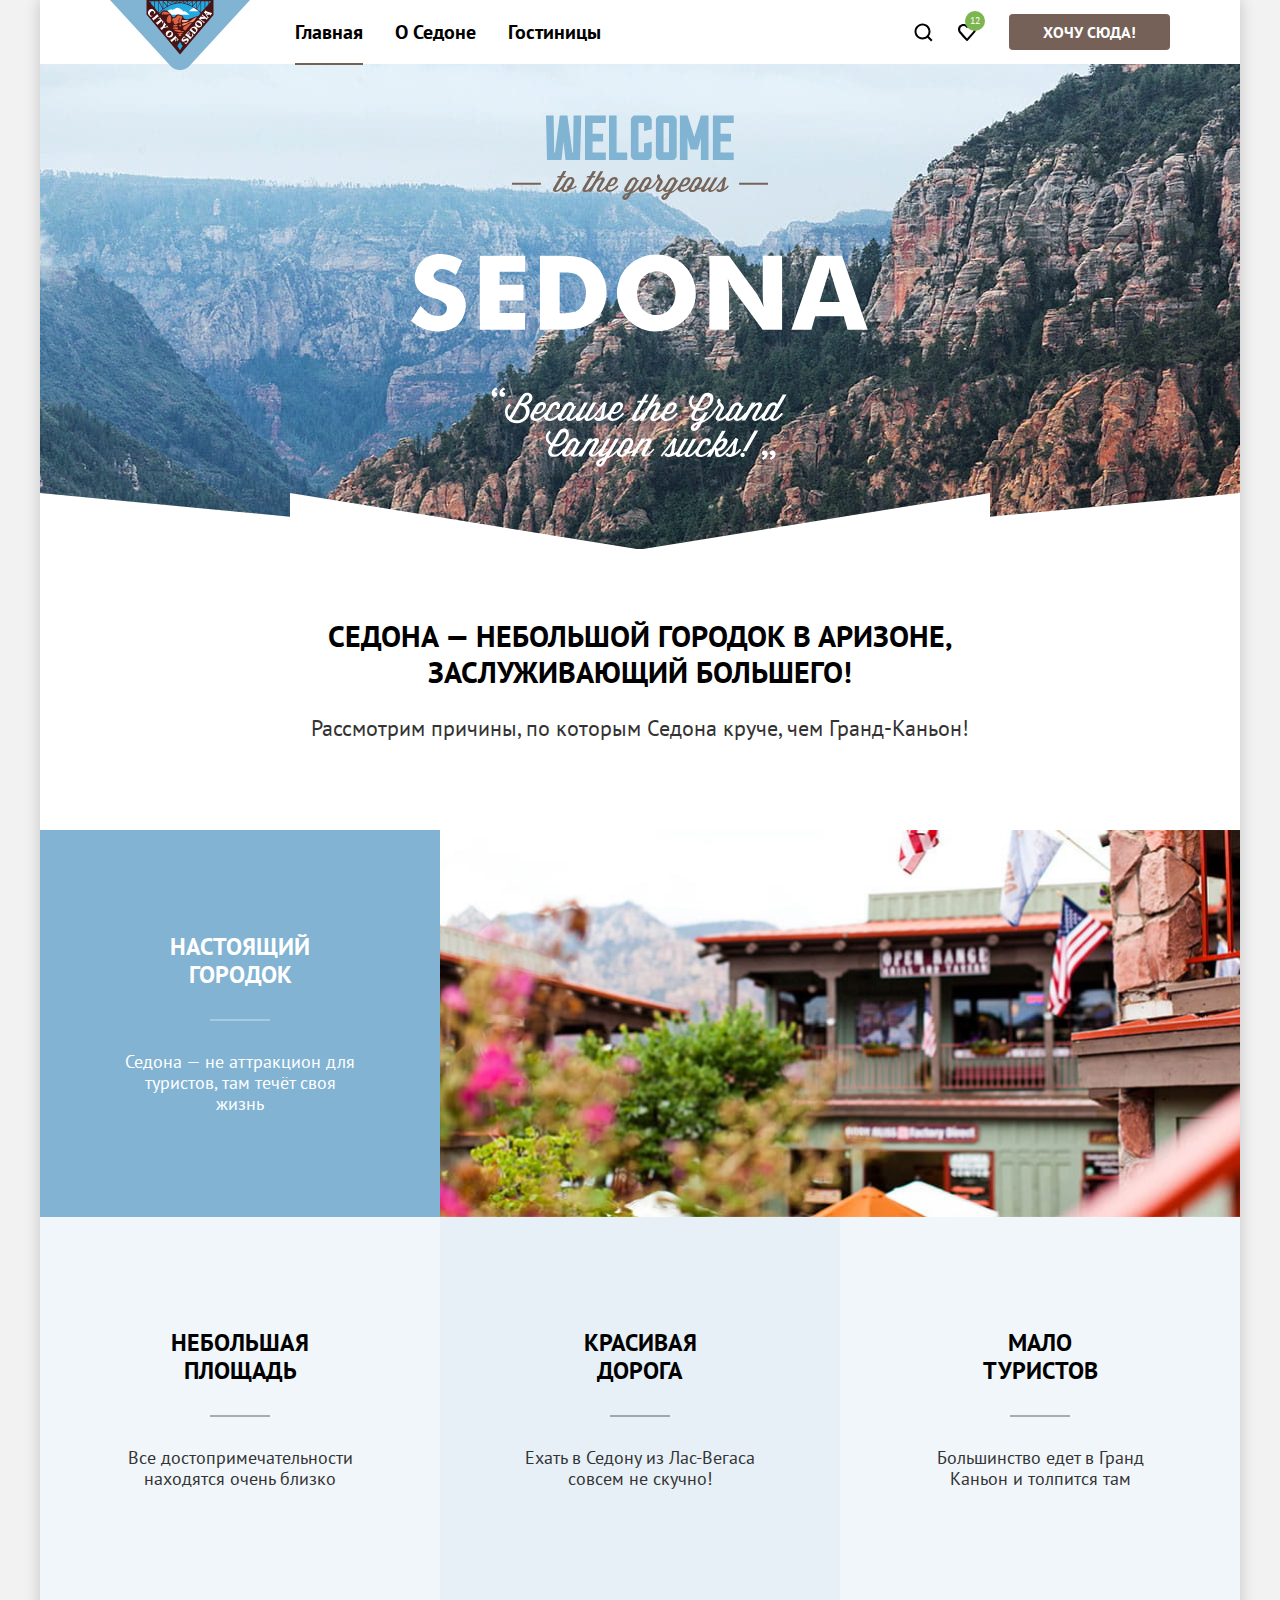
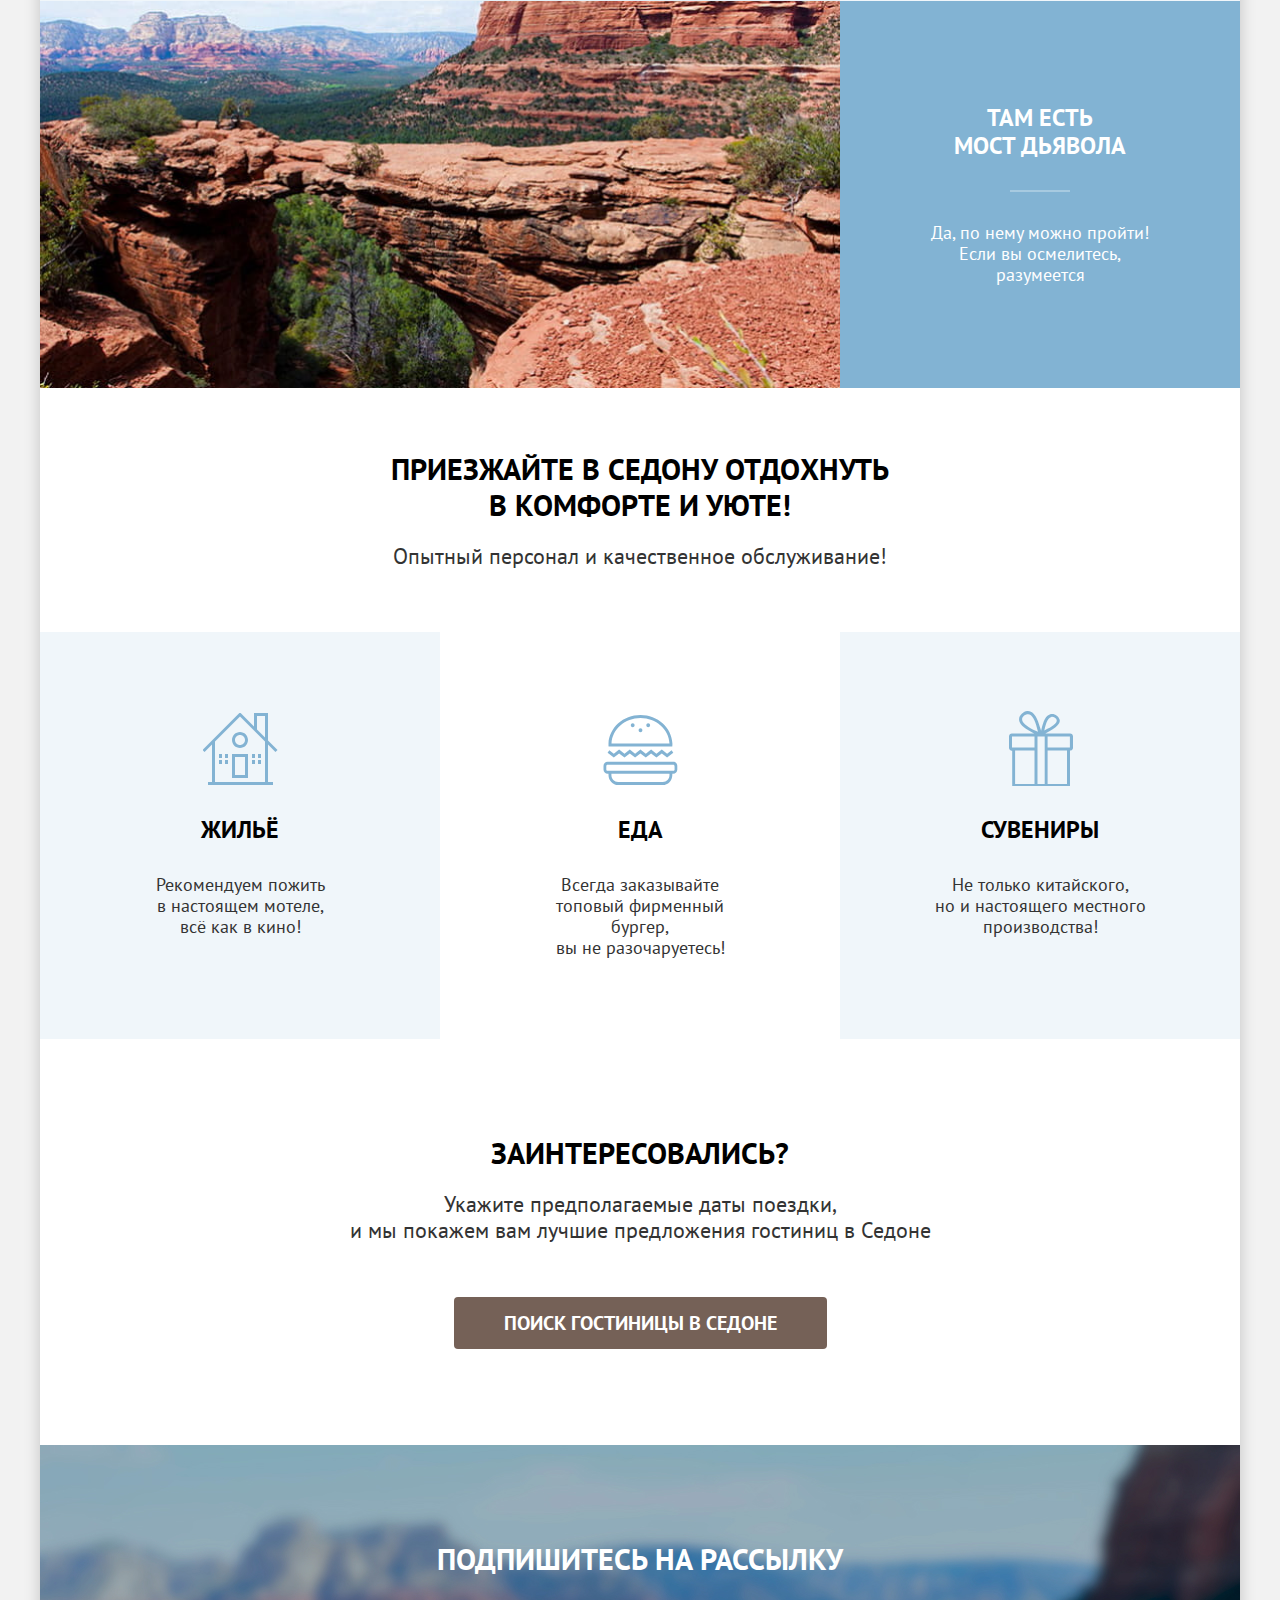
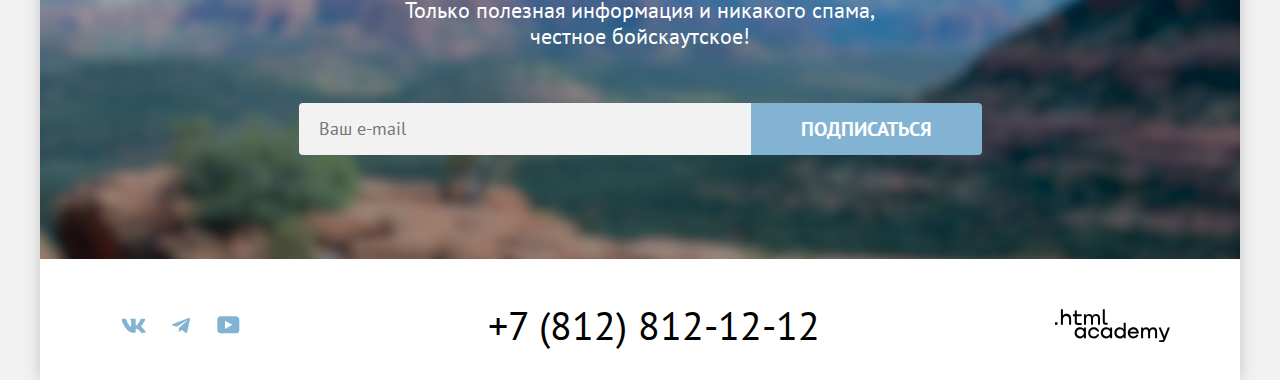
<file: index.html>
<!DOCTYPE html>
<html lang="ru">

  <head>
    <meta charset="UTF-8">
    <meta name="viewport" content="width=device-width, initial-scale=1.0">
    <link rel="icon" href="favicon.ico" sizes="32x32">
    <link rel="stylesheet" href="styles/style.css">
    <title>Седона - Главная</title>
  </head>

  <body>
    <div class="page-wrapper">
      <header class="main-header" data-test="header">
        <nav class="header-nav">
          <a class="logo" aria-current="page">
            <img src="images/logo-sedona.svg" width="140" height="70" alt="Логотип Седона">
          </a>
          <ul class="header-links">
            <li class="header-links-item">
              <a class="active" aria-current="page">Главная</a>
            </li>
            <li class="header-links-item">
              <a href="#">О Седоне</a>
            </li>
            <li class="header-links-item">
              <a href="catalog.html">Гостиницы</a>
            </li>
          </ul>
          <ul class="header-icons">
            <li>
              <a class="header-search-link" href="#">
                <span class="visually-hidden">Поиск</span>
              </a>
            </li>
            <li>
              <a class="header-favorites-link" href="#">
                <output id="favoritesValue" aria-label="Гостиниц в избранном">12</output>
              </a>
            </li>
          </ul>
          <a href="#" class="btn header-btn">Хочу&nbsp;сюда!</a>
        </nav>
      </header>
      <!-- MAIN -->
      <main class="main-index" data-test="main">
        <section class="hero" data-test="hero">
          <h1 class="visually-hidden">Седона - городок в Аризоне!</h1>
          <img src="images/welcome.svg" width="458" height="352"
            alt="Welcome to the gorgeous Sedona, because the Grand Canyon sucks!">
        </section>
        <section class="advantages" data-test="advantages">
          <div class="advantages-top">
            <h2 class="visually-hidden">Преимущества</h2>
            <p class="lead">Седона — небольшой городок в Аризоне,<br>заслуживающий большего!</p>
            <p class="section-text">Рассмотрим причины, по которым Седона круче, чем Гранд-Каньон!</p>
          </div>
          <ul class="advantages-list">
            <li class="advantages-item advantages-item-wide">
              <div class="advantages-item-info">
                <h3>Настоящий городок</h3>
                <p>Седона — не аттракцион для туристов, там течёт своя жизнь</p>
              </div>
              <img src="images/advantages-top.jpg" width="800" height="385" alt="Ресторан Open Range Grill & Tavern">
            </li>
            <li class="advantages-item advantages-item-info">
              <h3>Небольшая площадь</h3>
              <p>Все достопримечательности находятся очень близко</p>
            </li>
            <li class="advantages-item advantages-item-info">
              <h3>Красивая дорога</h3>
              <p>Ехать в Седону из Лас-Вегаса совсем не скучно!</p>
            </li>
            <li class="advantages-item advantages-item-info">
              <h3>Мало туристов</h3>
              <p>Большинство едет в Гранд Каньон и толпится там</p>
            </li>
            <li class="advantages-item advantages-item-wide">
              <div class="advantages-item-info">
                <h3>Там есть<br>мост дьявола</h3>
                <p>Да, по нему можно пройти! Если вы осмелитесь, разумеется</p>
              </div>
              <img src="images/advantages-bottom.jpg" width="800" height="385"
                alt="Мост дьявола - мост, созданный самой природой">
            </li>
          </ul>
        </section>
        <section class="service" data-test="service">
          <div class="service-top">
            <h2 class="visually-hidden">Сервис</h2>
            <p class="lead">Приезжайте в Седону отдохнуть<br>в комфорте и уюте!</p>
            <p class="section-text">Опытный персонал и качественное обслуживание!</p>
          </div>
          <ul class="service-list">
            <li class="service-item">
              <h3>Жильё</h3>
              <p>Рекомендуем пожить<br>в настоящем мотеле,<br>всё как в кино!</p>
            </li>
            <li class="service-item">
              <h3>Еда</h3>
              <p>Всегда заказывайте<br>топовый фирменный бургер,<br>вы не разочаруетесь!</p>
            </li>
            <li class="service-item">
              <h3>Сувениры</h3>
              <p>Не только китайского,<br>но и настоящего местного<br>производства!</p>
            </li>
          </ul>
        </section>
        <section class="search-section" data-test="search">
          <h2 class="visually-hidden">Поиск гостиниицы по датам</h2>
          <p class="lead">Заинтересовались?</p>
          <p class="section-text">Укажите предполагаемые даты поездки,<br>и мы покажем вам лучшие предложения гостиниц в
            Седоне</p>
          <button type="button" class="btn search-section-btn" id="searchBtn"
            onclick="modalSearch.classList.remove('modal-container-close')">Поиск гостиницы в седоне</button>
        </section>
        <section class="subscribe" data-test="subscribe">
          <h2 class="subscribe-title">Подпишитесь на рассылку</h2>
          <p class="subscribe-text">Только полезная информация и никакого спама,<br>честное бойскаутское!</p>
          <form class="subscribe-form" action="https://echo.htmlacademy.ru/" method="post">
            <input class="subscribe-input" type="email" name="email" placeholder="Ваш e-mail" required>
            <button class="btn subscribe-btn" type="submit">Подписаться</button>
          </form>
        </section>
      </main>
      <!-- FOOTER -->
      <footer class="main-footer" data-test="footer">
        <ul class="socials">
          <li class="socials-item social-vk">
            <a href="https://vk.com/htmlacademy">
              <span class="visually-hidden">Мы ВКонтакте</span>
            </a>
          </li>
          <li class="socials-item social-tg">
            <a href="https://t.me/htmlacademy">
              <span class="visually-hidden">Мы в Телеграм</span>
            </a>
          </li>
          <li class="socials-item social-yt">
            <a href="https://www.youtube.com/user/htmlacademyru">
              <span class="visually-hidden">Мы в YouTube</span>
            </a>
          </li>
        </ul>
        <div class="footer-phones">
          <a href="tel:+78128121212" class="footer-phone"><span class="visually-hidden">Наш телефон</span>+7 (812) 812-12-12</a>
        </div>
        <a href="https://htmlacademy.ru/intensive/htmlcss" class="logo-htmlacademy">
          <span class="visually-hidden">Перейти в HTML-Academy</span>
        </a>
      </footer>
    </div>
    <div class="modal-container modal-container-close" id="modalSearch">
      <div class="modal modal-hotel-search">
        <button class="modal-close-button" type="button" onclick="modalSearch.classList.add('modal-container-close')">
          <span class="visually-hidden">Закрыть</span>
        </button>
        <section class="modal-content">
          <h2 class="modal-title">Поиск гостиницы в Седоне</h2>
          <form class="hotel-search-form" action="https://echo.htmlacademy.ru/" method="post">
            <div class="modal-form-field">
              <label for="date-arrive">Дата Заезда:</label>
              <div class="date-input-box">
                <input type="text" id="date-arrive" name="date-arrive" value="27 апреля 2020" placeholder="Укажите дату"
                  required>
                <strong class="date-input-msg error-msg">Мы не можем отправить вас в прошлое.</strong>
              </div>
            </div>
            <div class="modal-form-field">
              <label for="date-depart">Дата Выезда:</label>
              <div class="date-input-box">
                <input type="text" id="date-depart" name="date-depart" value="1 сентября 2023"
                  placeholder="Укажите дату" required>
                <strong class="date-input-msg available-msg">На эти даты есть свободные номера. Пока есть.</strong>
              </div>
            </div>
            <div class="modal-form-field">
              <div class="number-input-box">
                <label for="adultAmount">Взрослые:</label>
                <div class="adult-amount-box">
                  <button type="button" class="amount-btn btn-down" onclick="adultAmount.stepDown()">
                    <span class="visually-hidden">Уменьшить количество взрослых</span>
                  </button>
                  <input type="number" id="adultAmount" name="adult-amount" value="2" min="0" max="50" required>
                  <button type="button" class="amount-btn btn-up" onclick="adultAmount.stepUp()">
                    <span class="visually-hidden">Добавить количество взрослых</span>
                  </button>
                </div>
              </div>
              <div class="number-input-box">
                <label for="childrenAmount">Дети:</label>
                <button type="button" class="tooltip-btn" aria-labelledby="tooltip-children">
                  <span class="tooltip-text" role="tooltip" id="tooltip-children">Укажите количество детей, которые будут
                    с вами, возраст которых от 6 до 18 лет. Дети до 6 лет размещаются бесплатно.</span>
                </button>
                <div class="children-amount-box">
                  <button type="button" class="amount-btn btn-down" onclick="childrenAmount.stepDown()">
                    <span class="visually-hidden">Уменьшить количество детей</span>
                  </button>
                  <input type="number" id="childrenAmount" name="children-amount" value="2" min="0" max="50" required>
                  <button type="button" class="amount-btn btn-up" onclick="childrenAmount.stepUp()">
                    <span class="visually-hidden">Добавить количество детей</span>
                  </button>
                </div>
              </div>
            </div>
            <button class="modal-form-btn" type="submit">Найти</button>
          </form>
        </section>
      </div>
    </div>
  </body>

</html>
</file>
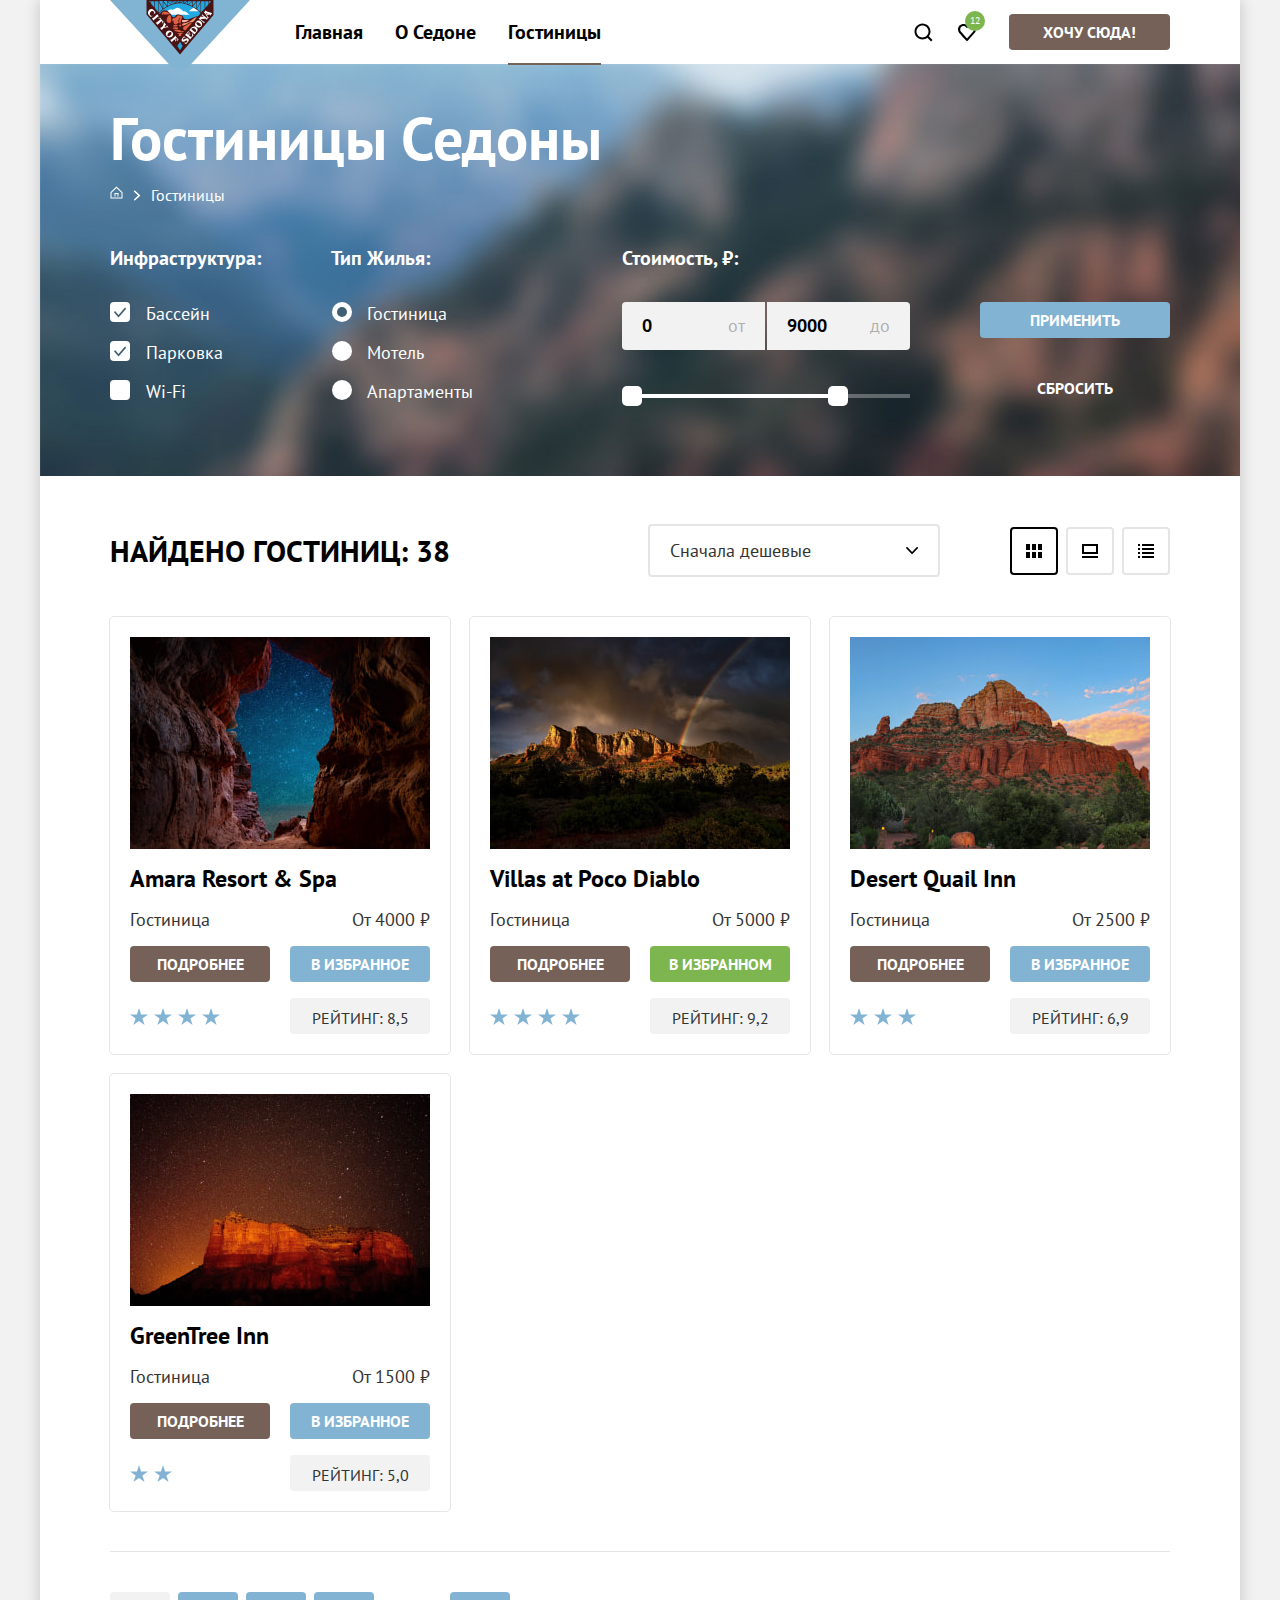
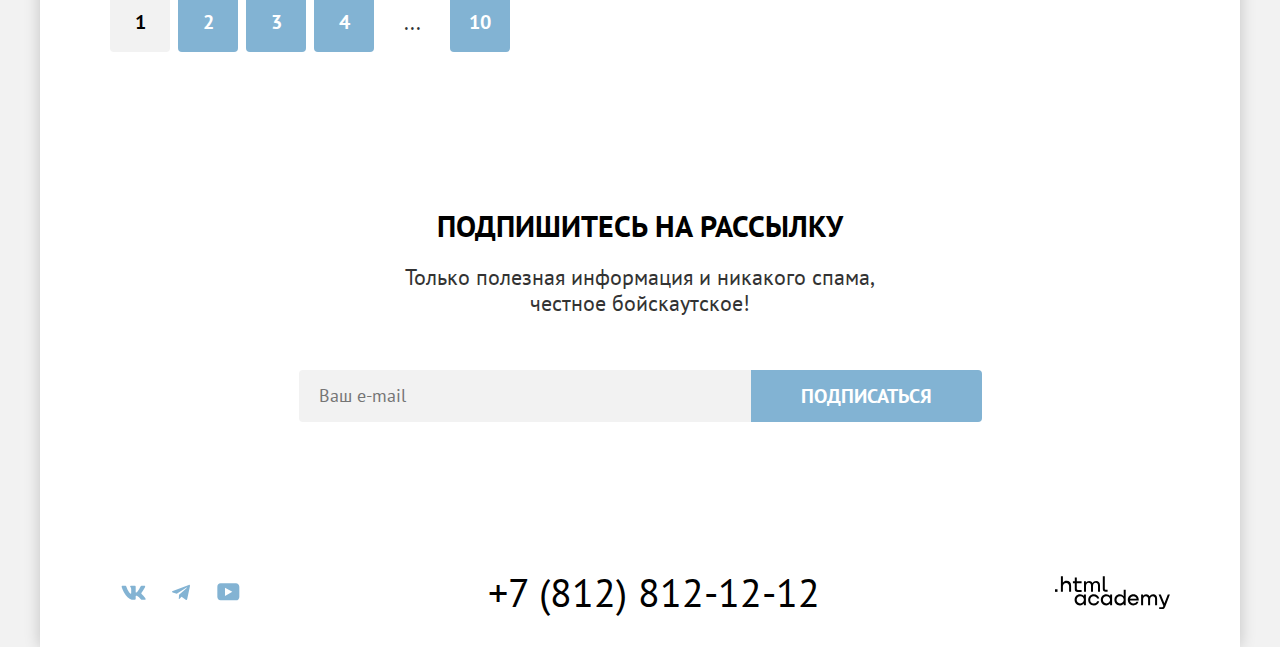
<file: catalog.html>
<!DOCTYPE html>
<html lang="en">

  <head>
    <meta charset="UTF-8">
    <meta name="viewport" content="width=device-width, initial-scale=1.0">
    <link rel="icon" href="favicon.ico" sizes="32x32">
    <link rel="stylesheet" href="styles/style.css">
    <title>Каталог - Седона</title>
  </head>

  <body>
    <div class="page-wrapper">
      <header class="main-header" data-test="header">
        <nav class="header-nav">
          <a class="logo" href="index.html">
            <img src="images/logo-sedona.svg" width="140" height="70" alt="Логотип Седона">
          </a>
          <ul class="header-links">
            <li class="header-links-item">
              <a href="index.html">Главная</a>
            </li>
            <li class="header-links-item">
              <a href="#">О Седоне</a>
            </li>
            <li class="header-links-item">
              <a class="active" aria-current="page">Гостиницы</a>
            </li>
          </ul>
          <ul class="header-icons">
            <li>
              <a class="header-search-link" href="#">
                <span class="visually-hidden">Поиск</span>
              </a>
            </li>
            <li>
              <a class="header-favorites-link" href="#">
                <output id="favoritesValue" aria-label="Гостиниц в избранном">12</output>
              </a>
            </li>
          </ul>
          <a href="#" class="btn header-btn">Хочу&nbsp;сюда!</a>
        </nav>
      </header>
      <!-- MAIN -->
      <main class="catalog" data-test="main">
        <section class="filter" data-test="filter">
          <h1 class="catalog-title">Гостиницы Седоны</h1>
          <ol class="breadcrumbs">
            <li class="breadcrumbs-item">
              <a class="breadcrumbs-to-home" href="index.html">
                <svg width="13" height="15" viewBox="0 0 13 15" fill="none" xmlns="http://www.w3.org/2000/svg">
                  <path
                    d="M6.5 0.5L0.5 6.30006V12.5001H12.5V6.30006L6.5 0.5ZM11.5 11.5001H1.5V6.70005L6.5 1.9L11.5 6.70005V11.5001Z"
                    fill="white" />
                  <path d="M4.5 10.5001H5.5V8.00005H7.5V10.5001H8.5V7.00005H4.5V10.5001Z" fill="white" />
                </svg>
                <span class="visually-hidden">Главная</span>
              </a>
            </li>
            <li class="breadcrumbs-item breadcrumbs-current">
              <a aria-current="page">Гостиницы</a>
            </li>
          </ol>
          <form class="filter-form" action="https://echo.htmlacademy.ru/" method="post">
            <fieldset class="infrastructure-filter">
              <legend class="filter-form-title">Инфраструктура:</legend>
              <label><input class="visually-hidden" type="checkbox" name="pool" checked>Бассейн</label>
              <label><input class="visually-hidden" type="checkbox" name="parking" checked>Парковка</label>
              <label><input class="visually-hidden" type="checkbox" name="wifi">Wi-Fi</label>
            </fieldset>
            <fieldset class="housing-filter">
              <legend class="filter-form-title">Тип Жилья:</legend>
              <label><input class="visually-hidden" type="radio" name="housing" checked>Гостиница</label>
              <label><input class="visually-hidden" type="radio" name="housing">Мотель</label>
              <label><input class="visually-hidden" type="radio" name="housing">Апартаменты</label>
            </fieldset>
            <fieldset class="price-filter">
              <legend class="filter-form-title">Стоимость, ₽:</legend>
              <div class="price-inputs">
                <label class="price-filter-label">
                  <span>от</span>
                  <input type="number" name="min-price" value="0" min="0" max="11500" required>
                </label>
                <label class="price-filter-label">
                  <span>до</span>
                  <input type="number" name="max-price" value="9000" min="500" max="12000" required>
                </label>
              </div>
              <div class="range-scale">
                <div class="range-bar">
                  <button type="button" class="range-toggle range-toggle-min">
                    <span class="visually-hidden">Изменить минимальную цену</span>
                  </button>
                  <button type="button" class="range-toggle range-toggle-max">
                    <span class="visually-hidden">Изменить максимальную цену</span>
                  </button>
                </div>
              </div>
            </fieldset>
            <div class="filter-buttons">
              <button class="btn apply-filter-btn" type="submit">Применить</button>
              <button class="btn reset-filter-btn" type="reset">Сбросить</button>
            </div>
          </form>
        </section>
        <section class="catalog-result" data-test="catalog">
          <header class="catalog-header">
            <h2 class="catalog-result-title">Найдено гостиниц: <output id="hotelsFound">38</output></h2>
            <select name="catalog-select" class="catalog-select" aria-label="Сортировка">
              <option value="cheap">Сначала дешевые</option>
              <option value="expensive">Сначала дорогие</option>
              <option value="popular">Сначала популярные</option>
            </select>
            <ul class="toggle-view-list">
              <li class="toggle-view-item toggle-view-current">
                <a href="catalog.html?view=tile">
                  <span class="visually-hidden">Показать плиткой</span>
                </a>
              </li>
              <li class="toggle-view-item">
                <a href="catalog.html?view=card">
                  <span class="visually-hidden">Показать карточками</span>
                </a>
              </li>
              <li class="toggle-view-item">
                <a href="catalog.html?view=list">
                  <span class="visually-hidden">Показать списком</span>
                </a>
              </li>
            </ul>
          </header>
          <ul class="catalog-cards">
            <li class="catalog-card"><!-- 1 -->
              <a class="card-top-link" href="#">
                <img src="images/catalog/hotel-1.jpg" width="300" height="212" alt="Звёздное небо в расщелине гор">
                <h3>Amara Resort & Spa</h3>
              </a>
              <div class="card-price-row">
                <span class="card-hotel-type">Гостиница</span>
                <span class="card-hotel-price">От 4000 ₽</span>
              </div>
              <a class="catalog-card-btn" href="#">Подробнее</a>
              <button class="catalog-card-btn add-favorite-btn" type="button">В избранное
                <span class="visually-hidden">Добавить в избранное</span>
              </button>
              <div class="card-rating-stars stars4"></div>
              <span class="card-rating-value">Рейтинг: <output class="rating-value">8,5</output></span>
            </li>
            <li class="catalog-card"><!-- 2 -->
              <a class="card-top-link" href="#">
                <img src="images/catalog/hotel-2.jpg" width="300" height="212" alt="Радуга над горным хребтом">
                <h3>Villas at Poco Diablo</h3>
              </a>
              <div class="card-price-row">
                <span class="hotel-type">Гостиница</span>
                <span class="hotel-price">От 5000 ₽</span>
              </div>
              <a class="catalog-card-btn" href="#">Подробнее</a>
              <button class="catalog-card-btn away-favorite-btn" type="button">В избранном
                <span class="visually-hidden">Убрать из избранного</span>
              </button>
              <div class="card-rating-stars stars4"></div>
              <span class="card-rating-value">Рейтинг: <output class="rating-value">9,2</output></span>
            </li>
            <li class="catalog-card"><!-- 3 -->
              <a class="card-top-link" href="#">
                <img src="images/catalog/hotel-3.jpg" width="300" height="212" alt="Горы на фоне голубого неба">
                <h3>Desert Quail Inn</h3>
              </a>
              <div class="card-price-row">
                <span class="card-hotel-type">Гостиница</span>
                <span class="card-hotel-price">От 2500 ₽</span>
              </div>
              <a class="catalog-card-btn" href="#">Подробнее</a>
              <button class="catalog-card-btn add-favorite-btn" type="button">В избранное
                <span class="visually-hidden">Добавить в избранное</span>
              </button>
              <div class="card-rating-stars stars3"></div>
              <span class="card-rating-value">Рейтинг: <output class="rating-value">6,9</output></span>
            </li>
            <li class="catalog-card"><!-- 4 -->
              <a class="card-top-link" href="#">
                <img src="images/catalog/hotel-4.jpg" width="300" height="212" alt="Гора на фоне звёздного неба">
                <h3>GreenTree Inn</h3>
              </a>
              <div class="card-price-row">
                <span class="card-hotel-type">Гостиница</span>
                <span class="card-hotel-price">От 1500 ₽</span>
              </div>
              <a class="catalog-card-btn" href="#">Подробнее</a>
              <button class="catalog-card-btn add-favorite-btn" type="button">В избранное
                  <span class="visually-hidden">Добавить в избранное</span>
              </button>
              <div class="card-rating-stars stars2"></div>
              <span class="card-rating-value">Рейтинг: <output class="rating-value">5,0</output></span>
            </li>
          </ul>
          <ul class="pagination">
            <li class="pagination-item"><a class="pagination-current-page" aria-current="page">1</a></li>
            <li class="pagination-item"><a href="#">2</a></li>
            <li class="pagination-item"><a href="#">3</a></li>
            <li class="pagination-item"><a href="#">4</a></li>
            <li class="pagination-item"><span class="pagination-skip">...</span></li>
            <li class="pagination-item"><a href="#">10</a></li>
          </ul>
        </section>
        <section class="subscribe no-background" data-test="subscribe">
          <h2 class="subscribe-title">Подпишитесь на рассылку</h2>
          <p class="subscribe-text">Только полезная информация и никакого спама,<br>честное бойскаутское!</p>
          <form class="subscribe-form" action="https://echo.htmlacademy.ru/" method="post">
            <input class="subscribe-input" type="email" name="email" placeholder="Ваш e-mail" required>
            <button class="btn subscribe-btn" type="submit">Подписаться</button>
          </form>
        </section>
      </main>
      <!-- FOOTER -->
      <footer class="main-footer" data-test="footer">
        <ul class="socials">
          <li class="socials-item social-vk">
            <a href="https://vk.com/htmlacademy">
              <span class="visually-hidden">Мы ВКонтакте</span>
            </a>
          </li>
          <li class="socials-item social-tg">
            <a href="https://t.me/htmlacademy">
              <span class="visually-hidden">Мы в Телеграм</span>
            </a>
          </li>
          <li class="socials-item social-yt">
            <a href="https://www.youtube.com/user/htmlacademyru">
              <span class="visually-hidden">Мы в YouTube</span>
            </a>
          </li>
        </ul>
        <div class="footer-phones">
          <a href="tel:+78128121212" class="footer-phone"><span class="visually-hidden">Наш телефон</span>+7 (812) 812-12-12</a>
        </div>
        <a href="https://htmlacademy.ru/intensive/htmlcss" class="logo-htmlacademy">
          <span class="visually-hidden">Перейти в HTML-Academy</span>
        </a>
      </footer>
    </div>
  </body>

</html>
</file>
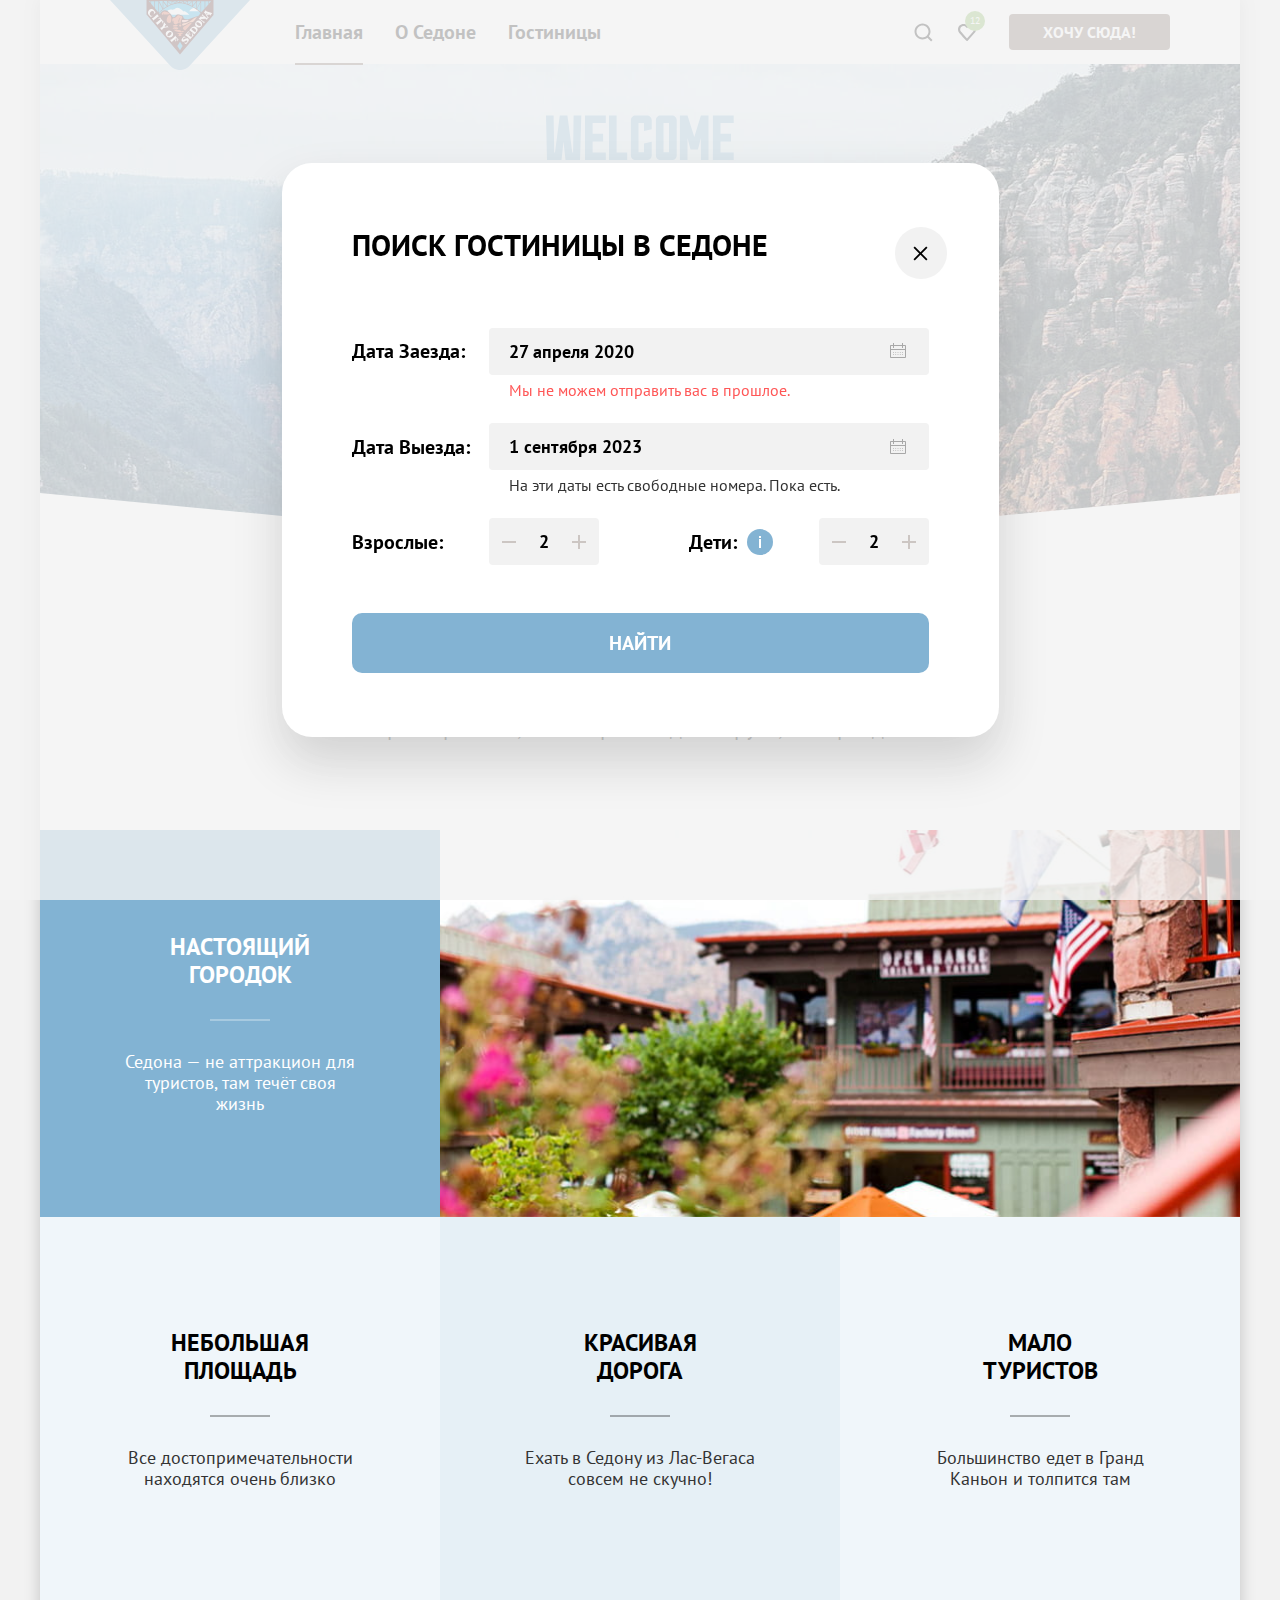
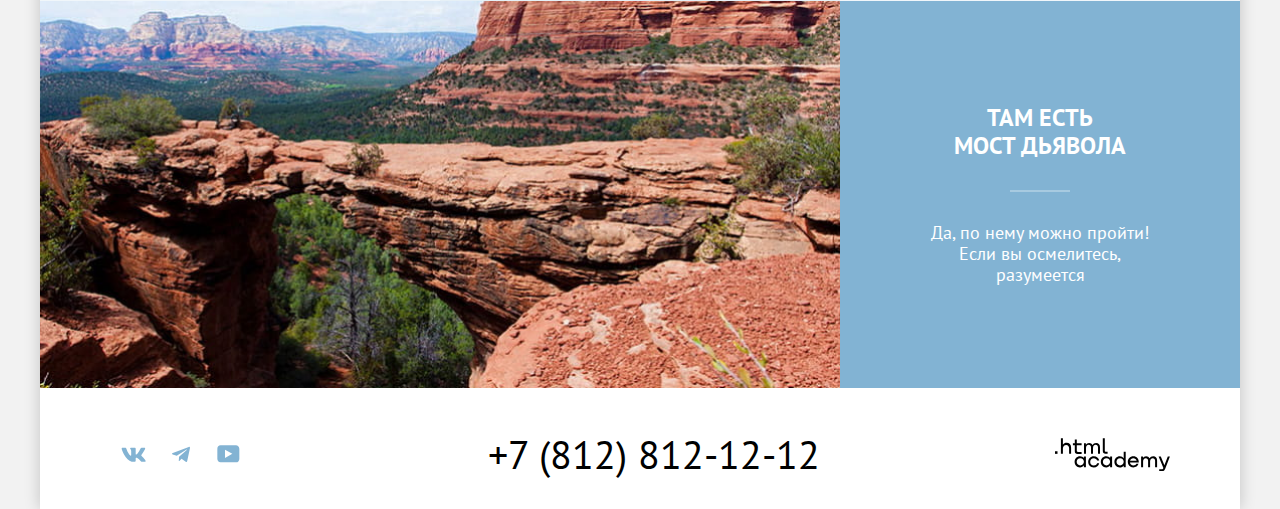
<file: modal.html>
<!DOCTYPE html>
<html lang="ru">

  <head>
    <meta charset="UTF-8">
    <meta name="viewport" content="width=device-width, initial-scale=1.0">
    <link rel="icon" href="favicon.ico" sizes="32x32">
    <link rel="stylesheet" href="styles/style.css">
    <title>Седона - Модальное окно</title>
  </head>

  <body>
    <div class="page-wrapper">
      <header class="main-header" data-test="header">
        <nav class="header-nav">
          <a class="logo" aria-current="page">
            <img src="images/logo-sedona.svg" width="140" height="70" alt="Логотип Седона">
          </a>
          <ul class="header-links">
            <li class="header-links-item">
              <a class="active" aria-current="page">Главная</a>
            </li>
            <li class="header-links-item">
              <a href="#">О Седоне</a>
            </li>
            <li class="header-links-item">
              <a href="catalog.html">Гостиницы</a>
            </li>
          </ul>
          <ul class="header-icons">
            <li>
              <a class="header-search-link" href="#">
                <span class="visually-hidden">Поиск</span>
              </a>
            </li>
            <li>
              <a class="header-favorites-link" href="#">
                <output id="favoritesValue" aria-label="Гостиниц в избранном">12</output>
              </a>
            </li>
          </ul>
          <a href="#" class="btn header-btn">Хочу&nbsp;сюда!</a>
        </nav>
      </header>
      <!-- MAIN -->
      <main class="main-index" data-test="main">
        <section class="hero" data-test="hero">
          <h1 class="visually-hidden">Седона - городок в Аризоне!</h1>
          <img src="images/welcome.svg" width="458" height="352"
            alt="Welcome to the gorgeous Sedona, because the Grand Canyon sucks!">
        </section>
        <section class="advantages" data-test="advantages">
          <div class="advantages-top">
            <h2 class="visually-hidden">Преимущества</h2>
            <p class="lead">Седона — небольшой городок в Аризоне,<br>заслуживающий большего!</p>
            <p class="section-text">Рассмотрим причины, по которым Седона круче, чем Гранд-Каньон!</p>
          </div>
          <ul class="advantages-list">
            <li class="advantages-item advantages-item-wide">
              <div class="advantages-item-info">
                <h3>Настоящий городок</h3>
                <p>Седона — не аттракцион для туристов, там течёт своя жизнь</p>
              </div>
              <img src="images/advantages-top.jpg" width="800" height="385" alt="Ресторан Open Range Grill & Tavern">
            </li>
            <li class="advantages-item advantages-item-info">
              <h3>Небольшая площадь</h3>
              <p>Все достопримечательности находятся очень близко</p>
            </li>
            <li class="advantages-item advantages-item-info">
              <h3>Красивая дорога</h3>
              <p>Ехать в Седону из Лас-Вегаса совсем не скучно!</p>
            </li>
            <li class="advantages-item advantages-item-info">
              <h3>Мало туристов</h3>
              <p>Большинство едет в Гранд Каньон и толпится там</p>
            </li>
            <li class="advantages-item advantages-item-wide">
              <div class="advantages-item-info">
                <h3>Там есть<br>мост дьявола</h3>
                <p>Да, по нему можно пройти! Если вы осмелитесь, разумеется</p>
              </div>
              <img src="images/advantages-bottom.jpg" width="800" height="385"
                alt="Мост дьявола - мост, созданный самой природой">
            </li>
          </ul>
        </section>
      </main>
      <!-- FOOTER -->
      <footer class="main-footer" data-test="footer">
        <ul class="socials">
          <li class="socials-item social-vk">
            <a href="https://vk.com/htmlacademy">
              <span class="visually-hidden">Мы ВКонтакте</span>
            </a>
          </li>
          <li class="socials-item social-tg">
            <a href="https://t.me/htmlacademy">
              <span class="visually-hidden">Мы в Телеграм</span>
            </a>
          </li>
          <li class="socials-item social-yt">
            <a href="https://www.youtube.com/user/htmlacademyru">
              <span class="visually-hidden">Мы в YouTube</span>
            </a>
          </li>
        </ul>
        <div class="footer-phones">
          <a href="tel:+78128121212" class="footer-phone" aria-label="Наш телефон">+7 (812) 812-12-12</a>
        </div>
        <a href="https://htmlacademy.ru/intensive/htmlcss" class="logo-htmlacademy">
          <span class="visually-hidden">Перейти в HTML-Academy</span>
        </a>
      </footer>
    </div>
    <div class="modal-container" id="modalSearch">
      <div class="modal modal-hotel-search" data-test="modal">
        <button class="modal-close-button" type="button" onclick="modalSearch.classList.add('modal-container-close')">
          <span class="visually-hidden">Закрыть</span>
        </button>
        <section class="modal-content">
          <h2 class="modal-title">Поиск гостиницы в Седоне</h2>
          <form class="hotel-search-form" action="https://echo.htmlacademy.ru/" method="post">
            <div class="modal-form-field">
              <label for="date-arrive">Дата Заезда:</label>
              <div class="date-input-box">
                <input type="text" id="date-arrive" name="date-arrive" value="27 апреля 2020" placeholder="Укажите дату"
                  required>
                <strong class="date-input-msg error-msg">Мы не можем отправить вас в прошлое.</strong>
              </div>
            </div>
            <div class="modal-form-field">
              <label for="date-depart">Дата Выезда:</label>
              <div class="date-input-box">
                <input type="text" id="date-depart" name="date-depart" value="1 сентября 2023"
                  placeholder="Укажите дату" required>
                <strong class="date-input-msg available-msg">На эти даты есть свободные номера. Пока есть.</strong>
              </div>
            </div>
            <div class="modal-form-field">
              <div class="number-input-box">
                <label for="adultAmount">Взрослые:</label>
                <div class="adult-amount-box">
                  <button type="button" class="amount-btn btn-down" onclick="adultAmount.stepDown()">
                    <span class="visually-hidden">Уменьшить количество взрослых</span>
                  </button>
                  <input type="number" id="adultAmount" name="adult-amount" value="2" min="0" max="50" required>
                  <button type="button" class="amount-btn btn-up" onclick="adultAmount.stepUp()">
                    <span class="visually-hidden">Добавить количество взрослых</span>
                  </button>
                </div>
              </div>
              <div class="number-input-box">
                <label for="childrenAmount">Дети:</label>
                <button type="button" class="tooltip-btn" aria-labelledby="tooltip-children">
                  <span class="tooltip-text" role="tooltip" id="tooltip-children">Укажите количество детей, которые будут
                    с вами, возраст которых от 6 до 18 лет. Дети до 6 лет размещаются бесплатно.</span>
                </button>
                <div class="children-amount-box">
                  <button type="button" class="amount-btn btn-down" onclick="childrenAmount.stepDown()">
                    <span class="visually-hidden">Уменьшить количество детей</span>
                  </button>
                  <input type="number" id="childrenAmount" name="children-amount" value="2" min="0" max="50" required>
                  <button type="button" class="amount-btn btn-up" onclick="childrenAmount.stepUp()">
                    <span class="visually-hidden">Добавить количество детей</span>
                  </button>
                </div>
              </div>
            </div>
            <button class="modal-form-btn" type="submit">Найти</button>
          </form>
        </section>
      </div>
    </div>
  </body>

</html>
</file>
<file: styles/style.css>
@font-face {
  font-family: "PT Sans";
  font-style: normal;
  font-weight: 400;
  src: url("../fonts/ptsans-400.woff2") format("woff2");
  font-display: swap;
}
@font-face {
  font-family: "PT Sans";
  font-style: normal;
  font-weight: 700;
  src: url("../fonts/ptsans-700.woff2") format("woff2");
  font-display: swap;
}
body {
  font-family: "PT Sans", sans-serif;
  font-size: 22px;
  line-height: 26px;
  background-color: #f2f2f2;
  margin:0;
  padding-inline: 40px;
  color: #333333;
}
html, body {
  height: 100%;
}
*, *::before, *::after {
  box-sizing: border-box;
}
.header-nav a, .footer-phone, .catalog-result a {
  text-decoration: none;
}
.header-nav ul, .advantages-list, .service-list,
.socials, .breadcrumbs, .toggle-view-list, .catalog-cards, .pagination {
  margin: 0;
  padding: 0;
  list-style: none;
}
.page-wrapper {
  flex-direction: column;
  background-color: #ffffff;
  width: 1200px;
  margin: 0 auto;
  min-height: 100%;
  box-shadow: 0 0 15px rgba(0, 0, 0, 0.2);
}
.main-index, .catalog {
  flex-grow: 1;
}
button.btn, .catalog-card-btn, .modal-form-btn {
  cursor: pointer;
}
.btn, .catalog-card-btn {
  font-family: inherit;
  background-color: #756157;
  font-weight: bold;
  text-transform: uppercase;
  color: #ffffff;
  padding: 8px 50px;
  border-radius: 4px;
  text-align: center;
}
:is(.header-btn, .search-section-btn, a.catalog-card-btn):hover,
:is(.header-btn, .search-section-btn, a.catalog-card-btn):focus {
  background-color: #615048;
  outline: none;
}
:is(.header-btn, .search-section-btn, a.catalog-card-btn):active {
  color: rgba(255, 255, 255, 0.3);
  background-color: #756157;
}



.page-wrapper,
.header-nav,
.header-nav ul,
.header-icons li,
.main-footer,
.advantages-item-wide,
.service-list,
.subscribe-form,
.socials,
.filter-form,
.filter-form fieldset,
.price-inputs,
.filter-buttons,
.catalog-header,
.toggle-view-list,
.catalog-cards,
.pagination {
  display: flex;
}



.header-nav {
  position: relative;
  padding: 0 70px;
}
.logo {
  margin-right: 29px;
  margin-bottom: -6px;
}
.logo > img, .hero img, .catalog-card img {
  display: block;
  transition: filter 0.2s ease;
}
.logo[href] img:hover, .logo[href] img:focus {
  filter: drop-shadow(0 0 15px #83B3D3);
}
.header-links {
  flex-wrap: wrap;
}
.header-links-item a {
  display: block;
  font-size: 20px;
  line-height: 24px;
  font-weight: bold;
  color: #000000;
  padding: 20px 16px;
}
.header-links-item a.active {
  position: relative;
  pointer-events: none;
}
.header-links-item a.active::before {
  content: "";
  position: absolute;
  height: 2px;
  left: 16px;
  right: 16px;
  bottom: -1px;
  background-color: #756257;
}
.header-nav .header-icons {
  margin-left: auto;
}
.header-icons a {
  display: block;
  width: 44px;
  height: 64px;
  align-self: center;
}
.header-search-link {
  background: url("../images/icons/search.svg") no-repeat center;
}
.header-favorites-link {
  position: relative;
  background: url("../images/icons/heart.svg") no-repeat center;
}
.header-search-link:hover, .header-search-link:focus {
  background-image: url("data:image/svg+xml,%3Csvg width='21' height='20' viewBox='0 0 21 20' fill='none' xmlns='http://www.w3.org/2000/svg'%3E%3Cpath d='M19.8928 18.0083L16.1928 14.3287C17.1928 13.0359 17.8928 11.3453 17.8928 9.4558C17.8928 5.08011 14.2928 1.5 9.89282 1.5C5.49282 1.5 1.89282 5.17956 1.89282 9.55525C1.89282 13.9309 5.49282 17.511 9.89282 17.511C11.6928 17.511 13.3928 16.9144 14.7928 15.8204L18.4928 19.5L19.8928 18.0083ZM9.89282 15.5221C6.59282 15.5221 3.89282 12.837 3.89282 9.55525C3.89282 6.27348 6.59282 3.5884 9.89282 3.5884C13.1928 3.5884 15.8928 6.27348 15.8928 9.55525C15.8928 12.837 13.1928 15.5221 9.89282 15.5221Z' fill='%23756157'/%3E%3C/svg%3E");
}
.header-favorites-link:hover, .header-favorites-link:focus {
  background-image: url("data:image/svg+xml,%3Csvg width='21' height='20' viewBox='0 0 21 20' fill='none' xmlns='http://www.w3.org/2000/svg'%3E%3Cpath d='M10.2928 19C9.99282 19 9.69282 18.9 9.49282 18.6C4.09282 12.5 2.79282 11.1 2.49282 10.7C1.79282 9.8 1.39282 8.6 1.39282 7.4C1.39282 4.4 3.79282 2 6.89282 2C8.19282 2 9.39282 2.5 10.3928 3.3C11.3928 2.5 12.6928 2 13.8928 2C16.8928 2 19.3928 4.4 19.3928 7.4C19.3928 8.7 18.8928 9.9 18.0928 10.8L11.0928 18.7C10.8928 18.9 10.6928 19 10.2928 19ZM4.29282 9.5C4.59282 9.9 7.79282 13.5 10.3928 16.4L16.5928 9.4C17.0928 8.9 17.2928 8.2 17.2928 7.4C17.2928 5.6 15.7928 4.1 13.9928 4.1C12.9928 4.1 11.9928 4.6 11.2928 5.4C10.9928 5.7 10.6928 5.8 10.3928 5.8C10.0928 5.8 9.79282 5.6 9.59282 5.4C8.89282 4.6 7.89282 4.1 6.89282 4.1C5.09282 4.1 3.59282 5.6 3.59282 7.4C3.49282 8.3 3.89282 9 4.29282 9.5C4.19282 9.5 4.19282 9.5 4.29282 9.5Z' fill='%23756157'/%3E%3C/svg%3E");
}
.header-icons a:active {
  opacity: 0.3;
}
.header-icons a:focus {
  outline: none;
}
.header-favorites-link output {
  display: grid;
  position: absolute;
  left: 20px;
  top: 11px;
  place-items: center;
  background-color: #7DB54F;
  min-width: 20px;
  height: 20px;
  padding: 3px;
  font-size: 10px;
  line-height: 10px;
  color: #ffffff;
  border-radius: 10px;
}
.header-btn {
  margin-left: 20px;
  align-self: center;
  padding-inline: 34px;
}
.header-btn, .filter-form button,
.catalog-card-btn, .card-rating-value {
  font-size: 16px;
  line-height: 20px;
}
.main-index, .subscribe.no-background {
  text-align: center;
}
.main-index p, .main-index h2, .main-index h3, .catalog-result-title,
.catalog-card h3, .no-background h2, .no-background p, .modal-title  {
  margin: 0;
}
.hero {
  background-color: rgba(130, 179, 211, 0.7);
  background-image: url("../images/divider.svg"), url("../images/index-bg.jpg");
  background-position: center bottom -0.5px, center center;
  background-repeat: no-repeat;
  background-size: 100% auto, cover;
  padding: 51px 70px 82px;
}
.hero img {
  margin-inline: auto;
}
.lead, .subscribe-title, .catalog-result-title, .modal-title {
  font-size: 30px;
  line-height: 36px;
  font-weight: bold;
  text-transform: uppercase;
  color: #000000;
}
.advantages-top {
  padding: 69px;
}
.advantages-top > .section-text {
  margin-top: 25px;
  margin-bottom: 20px;
}
.advantages h3, .service h3, .catalog-cards h3 {
  font-size: 24px;
  line-height: 28px;
  text-transform: uppercase;
  color:#000000;
}
.advantages-list {
  display: grid;
  grid-template-columns: repeat(3, 400px);
}
.advantages-item, .service-item, .card-price-row {
  background-color: rgba(131, 179, 211, 0.12);
  font-size: 18px;
  line-height: 21px;
  color: #333333;
}
.advantages-item:nth-child(3) {
  background-color: rgba(131, 179, 211, 0.2);
}
.advantages-item-wide, .subscribe-btn,
.apply-filter-btn, .add-favorite-btn, .pagination-item a {
  background-color: rgba(130, 179, 211, 1);
  color:#ffffff;
}
.advantages-item-wide > img {
  object-fit: cover;
  height: 100%;
}
.advantages-item h3 {
  width: 175px;
  grid-row: 1;
}
.advantages-item-info {
  display: grid;
  padding: 112px 84px;
  justify-items: center;
  align-content: start;
}
.advantages-item-info::before {
  content: "";
  display: block;
  width: 60px;
  height: 2px;
  margin-block: 30px;
  background-color: rgba(0, 0, 0, 0.3);
}
.advantages-item-wide > .advantages-item-info {
  padding-block: 103px;
}
.advantages-item-wide > .advantages-item-info::before {
  background-color: rgba(255, 255, 255, 0.3);
}
.advantages-item-wide {
  grid-column: 1/-1;
  justify-content: space-between;
}
.advantages-item-wide:last-child img {
  order: -1;
}
.service-top {
  padding: 63px 70px;
}
.service-top > .lead {
  margin-bottom: 20px;
}
.service-list {
  flex-wrap: wrap;
}
.service-item {
  width: 400px;
  padding: 81px 85px;
  align-items: center;
}
.service-item::before {
  content: "";
  display: block;
  margin: 0 auto;
  mask-image: url("../images/icons/service.svg");
  mask-position: center -29px;
  background-color: #83B3D3;
  width: 75px;
  height: 73px;
}
.service-item:first-child::before {
  -webkit-mask-position-x: -25px;
}
.service-item:last-child::before {
  -webkit-mask-position-x: 100px;
  -webkit-mask-position-y: -25px;
  margin-top: -2px;
  height: 75px;
}
.service-item h3 {
  margin-block: 30px;
}
.service-item:nth-child(2), .card-price-row {
  background-color: #ffffff;
}
.search-section, .subscribe {
  padding: 96px 70px;
}
.search-section > .lead, h2.subscribe-title {
  margin-bottom: 20px;
}
.search-section > .section-text, p.subscribe-text {
  margin-bottom: 54px;
}
.search-section-btn, .subscribe-btn {
  font-size: 20px;
  line-height: 36px;
  border: none;
}
.subscribe {
  background: url("../images/subscribe-bg.jpg") no-repeat rgba(130, 179, 211, 0.7);
  background-size: cover;
  padding-bottom: 104px;
}
.main-index .subscribe-title, .main-index .subscribe-text,
.advantages-item-wide h3 {
  color: #ffffff;
}
.subscribe-form {
  justify-content: center;
}
.subscribe-input, .price-filter input[type="number"] {
  font-family: inherit;
  background-color: #f2f2f2;
  font-size: 18px;
  line-height: 24px;
}
.subscribe-input {
  min-width: 452px;
  padding: 14px 20px;
  border: none;
  border-radius: 4px 0 0 4px;
}
.subscribe-btn {
  border-radius: 0 4px 4px 0;
}
.main-footer {
  justify-content: space-between;
  align-items: center;
  padding: 46px 70px 35px;
}
.socials {
  width: 142px;
  flex-wrap: wrap;
}
.socials-item {
  flex-grow: 1;
  min-height: 40px;
}
.socials-item a, .toggle-view-item a {
  display: block;
  height: 100%;
}
.socials-item a {
  background-color: #83B3D3;
}
.social-vk a {
  mask: url("data:image/svg+xml,%3Csvg width='25' height='15' fill='none' xmlns='http://www.w3.org/2000/svg'%3E%3Cpath fill-rule='evenodd' clip-rule='evenodd' d='M24.12 1.8c.16-.54 0-.94-.8-.94H20.7c-.67 0-.98.34-1.15.73 0 0-1.33 3.2-3.22 5.27-.61.6-.9.8-1.23.8-.16 0-.41-.2-.41-.75v-5.1c0-.66-.19-.95-.74-.95H9.82c-.42 0-.67.3-.67.59 0 .62.95.76 1.04 2.51v3.8c0 .83-.15.98-.48.98-.9 0-3.06-3.2-4.34-6.88-.25-.72-.5-1-1.18-1H1.57c-.75 0-.9.34-.9.73 0 .68.89 4.07 4.14 8.55 2.17 3.06 5.23 4.72 8 4.72 1.68 0 1.88-.37 1.88-1v-2.32c0-.74.16-.88.7-.88.38 0 1.05.19 2.6 1.66 1.79 1.75 2.08 2.54 3.08 2.54h2.63c.75 0 1.12-.37.9-1.1-.23-.72-1.08-1.77-2.2-3.02-.62-.71-1.54-1.48-1.82-1.86-.39-.5-.28-.71 0-1.15 0 0 3.2-4.42 3.54-5.93Z' fill='%2383B3D3'/%3E%3C/svg%3E") no-repeat center;
}
.social-tg a {
  mask: url("data:image/svg+xml,%3Csvg width='18' height='17' viewBox='0 0 18 17' fill='none' xmlns='http://www.w3.org/2000/svg'%3E%3Cpath d='M16.785 0.955705L0.840489 7.1042C-0.247661 7.54126 -0.241365 8.14828 0.640845 8.41897L4.73445 9.69597L14.2058 3.72014C14.6537 3.44766 15.0629 3.59424 14.7265 3.89281L7.05283 10.8183H7.05103L7.05283 10.8192L6.77045 15.0387C7.18413 15.0387 7.36669 14.8489 7.59871 14.625L9.58705 12.6915L13.7229 15.7464C14.4855 16.1664 15.0332 15.9506 15.2229 15.0405L17.9379 2.2453C18.2158 1.13107 17.5126 0.626562 16.785 0.955705Z' fill='%2383B3D3'/%3E%3C/svg%3E") no-repeat center;
}
.social-yt a {
  mask: url("data:image/svg+xml,%3Csvg width='23' height='18' viewBox='0 0 23 18' fill='none' xmlns='http://www.w3.org/2000/svg'%3E%3Cpath d='M18.9402 0.356445H3.50738C1.64668 0.356445 0.333252 1.9502 0.333252 3.75645V13.8502C0.333252 15.7627 1.64668 17.3564 3.50738 17.3564H19.1591C20.8009 17.3564 22.3333 15.7627 22.3333 13.9564V3.75645C22.1143 1.9502 20.8009 0.356445 18.9402 0.356445ZM7.99494 12.8939V4.81894L15.3283 8.85645L7.99494 12.8939Z' fill='%2383B3D3'/%3E%3C/svg%3E") no-repeat center;
}
.socials-item:hover a, .socials-item a:focus{
  background-color: #68A2CA;
}
.socials-item:active a {
  background-color: rgba(104, 162, 202, 0.3);
}
.footer-phones {
  display: grid;
  gap: 20px;
}
.footer-phone {
  font-size: 40px;
  line-height: 40px;
  color: #000000;
  max-width: 450px;
}
.logo-htmlacademy {
  width: 115px;
  height: 33px;
  mask: url("../images/html-academy.svg") no-repeat;
  background-color: #000000;
}
:is(.header-links-item > a, .footer-phone):hover, .card-top-link:hover h3,
:is(.header-links-item > a, .footer-phone):focus, .card-top-link:focus,
.card-top-link:focus h3 {
  color: #756157;
  outline: none;
}
:is(.header-links-item > a, .footer-phone):active, .card-top-link:active h3 {
  color: rgba(117, 97, 87, 0.3);
}
.logo-htmlacademy:hover,
.logo-htmlacademy:focus {
  background-color: #756157;
}
.logo-htmlacademy:active {
  background-color: rgba(117, 97, 87, 0.3);
}
/*---CATALOG---*/

.filter {
  background: url("../images/catalog-bg.jpg") no-repeat rgba(130, 179, 211, 0.7);
  background-size: cover;
  color: #ffffff;
  padding: 35px 70px 73px;
}
.catalog-title {
  margin: 0;
  margin-bottom: 8px;
  font-size: 60px;
  line-height: 78px;
}
.breadcrumbs {
  display: flex;
  margin-bottom: 40px;
  gap: 10px;
  flex-wrap: wrap;
}
.breadcrumbs-item {
  display: flex;
  gap: 10px;
  font-size: 16px;
  line-height: 21px;
}
.breadcrumbs-item:not(:first-child)::before {
  content: "";
  background: url("../images/icons/bc-arrow.svg") no-repeat 0;
  width: 8px;
}
.breadcrumbs-item > .breadcrumbs-to-home {
  vertical-align: middle;
}
.breadcrumbs-current {
  order: 1;
}
.breadcrumbs-item:not(:last-child):hover {
  opacity: 0.6;
}
.breadcrumbs-item:not(:last-child):active {
  opacity: 0.3;
}
.filter-form {
  align-items: start;
}
.filter-form fieldset {
  padding: 0;
  margin: 0;
}
.filter-form fieldset, .filter-form button, button.catalog-card-btn {
  border: none;
}
.filter-form .infrastructure-filter {
  margin-right: 70px;
}
.filter-form .housing-filter {
  margin-right: auto;
}
.infrastructure-filter, .housing-filter, .price-filter, .filter-buttons {
  flex-direction: column;
}
.infrastructure-filter, .housing-filter {
  gap: 16px;
}
.infrastructure-filter label, .housing-filter label {
  position: relative;
  padding-left: 36px;
}
:is(.infrastructure-filter, .housing-filter) label:has(input:hover) {
  opacity: 0.6;
}
:is(.infrastructure-filter, .housing-filter) label:focus {
  outline: 3px solid #83B3D3;
}
:is(.infrastructure-filter, .housing-filter) label:active {
  opacity: 0.3;
}
.infrastructure-filter label::before {
  content: "";
  border-radius: 4px;
  left: 0;
}
.infrastructure-filter label:has(input:checked)::before {
  background: url("../images/icons/tick.svg") no-repeat center;
  background-color: #ffffff;
}
.infrastructure-filter label:has(input:focus)::before,
.infrastructure-filter label:has(input:checked:focus)::before,
.housing-filter label:has(input:checked:focus)::before {
  outline: 3px solid #83B3D3;
}
.housing-filter label::before {
  content: "";
  border-radius: 50%;
  left: 1px;
}
.housing-filter label:has(input:checked)::after {
  content: "";
  position: absolute;
  border-radius: 50%;
  width: 10px;
  height: 10px;
  left: 6px;
  top: 5px;
  background-color: #3F5E72;
}
.infrastructure-filter label:has(input:disabled),
.housing-filter label:has(input:disabled) {
  opacity: 0.2;
  pointer-events: none;
}
.filter-form-title, .hotel-search-form label, .modal-form-btn {
  font-size: 20px;
  line-height: 24px;
  font-weight: bold;
}
legend.filter-form-title {
  margin-bottom: 32px;
  padding: 0;
}
.filter-form label {
  font-size: 18px;
  line-height: 23px;
}
.price-filter input[type="number"] {
  font-weight: bold;
  width: 143px;
  padding: 12px 20px;
  border: none;
}
.price-filter input[type="number"]::-webkit-outer-spin-button,
.price-filter input[type="number"]::-webkit-inner-spin-button {
  appearance: none;
}
.price-filter input[type="number"] {
  -moz-appearance: textfield;
}
:is(.price-filter input[type="number"], .subscribe-input):hover,
:is(.price-filter input[type="number"], .subscribe-input):focus {
  background-color: #E6E6E6;
}
:is(.price-filter input[type="number"], .subscribe-input):focus {
  outline: 3px solid #83B3D3;
}
.price-filter input[name="min-price"] {
  border-radius: 4px 0 0 4px;
}
.price-filter input[name="max-price"] {
  border-radius: 0 4px 4px 0;
  margin-left: 2px;
}
.price-filter-label {
  position: relative;
}
.price-filter-label span {
  position: absolute;
  color: rgba(0, 0, 0, 0.3);
  right: 20px;
  top: 12px;
  line-height: 24px;
}
.range-scale {
  position: relative;
  height: 4px;
  margin-top: 44px;
  background-color: rgba(255, 255, 255, 0.3);
}
.range-bar {
  position: absolute;
  width: 226px;
  height: 4px;
  background-color: #ffffff;
  left: 0;
}
.range-toggle, .infrastructure-filter label::before, .housing-filter label::before {
  position: absolute;
  width: 20px;
  height: 20px;
  background: #ffffff;
  cursor: pointer;
}
.range-toggle {
  top: -8px;
  border-radius: 5px;
}
.range-toggle-max {
  right: 0;
}
.range-toggle:hover, .range-toggle:focus {
  box-shadow: 0 4px 10px rgba(0, 0, 0, 0.25);
}
.range-toggle:focus {
  outline: 3px solid #83B3D3;
}
.range-toggle:active {
  outline-width: 2px;
  box-shadow: 0 7px 15px rgba(0, 0, 0, 0.4);
}
.filter-buttons {
  margin-left: 70px;
  align-self: end;
  gap: 32px;
  margin-bottom: -3px;
}
.reset-filter-btn {
  background: none;
  font-weight: bold;
  text-transform: uppercase;
  color: #ffffff;
}
.reset-filter-btn:not(:disabled):hover {
  opacity: 0.6;
}
.reset-filter-btn:not(:disabled):focus {
  outline: 3px solid #83B3D3;
}
.reset-filter-btn:not(:disabled):active {
  color: rgba(255, 255, 255, 0.3);
  outline: none;
}
.reset-filter-btn:disabled {
  opacity: 0.1;
  cursor: not-allowed;
}
.catalog-result {
  padding: 48px 70px 60px;
}
.catalog-header {
  margin-bottom: 40px;
  align-items: center;
}
.catalog-select {
  font-family: inherit;
  min-width: 292px;
  border: 2px solid #e5e5e5;
  border-radius: 4px;
  font-size: 18px;
  line-height: 21px;
  color: #333333;
  appearance: none;
  padding: 14px 52px 14px 20px;
  margin-right: 70px;
  margin-left: auto;
  background-image: url("../images/icons/selectarrow.svg");
  background-repeat: no-repeat;
  background-position: right 20px center;
  background-color: #ffffff;
}
.catalog-select:hover, .catalog-select:focus {
  border-color: #68A2CA;
  outline: none;
}
.catalog-select:disabled {
  border-color: #000000;
  color: #000000;
  opacity: 0.3;
  cursor: not-allowed;
}
.toggle-view-list {
  width: 160px;
  gap: 8px;
  flex-wrap: wrap;
  justify-content: end;
}
.toggle-view-item a {
  padding: 15px 14px;
  width: 48px;
  height:48px;
  background: url("../images/icons/toggleview.svg") no-repeat center;
  background-clip: content-box;
  border: 2px solid #e5e5e5;
  border-radius: 4px;
}
.toggle-view-item a:focus {
  border-color: #68A2CA;
  outline: none;
}
.toggle-view-item a:hover, .toggle-view-item a:active {
  border-color: #000000;
}
.toggle-view-current a {
  border-color: #000000;
}
.toggle-view-item a[href$="tile"] {
  background-position-x: -60px;
}
.toggle-view-item a[href$="list"] {
  background-position-x: -8px;
}
.catalog-cards {
  flex-wrap: wrap;
  gap: 20px;
  padding-bottom: 40px;
  border-bottom: 1px solid #E6E6E6;
}
.catalog-card {
  display: grid;
  grid-template-columns: repeat(2, 1fr);
  grid-template-rows: 1fr repeat(3, auto);
  gap: 16px 20px;
  width: 340px;
  padding: 20px;
  outline: 1px solid #E6E6E6;
  border-radius: 4px;
}
.card-top-link, .card-price-row {
  grid-column: 1/-1;
}
.catalog-card img {
  object-fit: cover;
}
.catalog-card h3 {
  margin-top: 16px;
  text-transform: none;
  color: #000000;
}
.card-price-row {
  display: flex;
  gap: 20px;
  justify-content: space-between;
  grid-row: 2;
}
.catalog-card-btn {
  padding: 8px;
  display: grid;
}
.away-favorite-btn:hover, .away-favorite-btn:focus {
  background-color: #6C9E42;
  outline: none;
}
.away-favorite-btn, .away-favorite-btn:active {
  background-color: #7DB54F;
}
.away-favorite-btn:active{
  color: rgba(255, 255, 255, 0.3);
}
.card-rating-stars {
  background-image: url("data:image/svg+xml,%3Csvg width='24' height='17' viewBox='0 0 24 17' fill='none' xmlns='http://www.w3.org/2000/svg'%3E%3Cpath d='M9 0L11.1 6.5H18L12.4 10.5L14.6 17L9 13L3.4 17L5.6 10.5L0 6.5H6.9L9 0Z' fill='%2383B3D3'/%3E%3C/svg%3E");
  background-position-y: center;
  background-repeat: repeat-x;
  font-size: 24px;
}
.card-rating-stars.stars1 {
  width: 1em;
}
.card-rating-stars.stars2 {
  width: 2em;
}
.card-rating-stars.stars3 {
  width: 3em;
}
.card-rating-stars.stars4 {
  width: 4em;
}
.card-rating-stars.stars5 {
  width: 5em;
}
.card-rating-value {
  display: block;
  padding:  10px 8px 6px;
  text-align: center;
  background: #f2f2f2;
  text-transform: uppercase;
  color: #333333;
  border-radius: 4px;
}
.pagination {
  margin-top: 40px;
  gap: 8px;
  flex-wrap: wrap;
}
.pagination-item a, .pagination-skip {
  display: grid;
  min-width: 60px;
  height: 60px;
  padding-inline: 15px;
  place-items: center;
}
.pagination-item a {
  font-size: 20px;
  line-height: 36px;
  font-weight: bold;
  border-radius: 4px;
}
:is(.pagination-item a:not(.pagination-current-page), .subscribe-btn:not(:disabled),
.apply-filter-btn:not(:disabled), .add-favorite-btn):hover,
:is(.pagination-item a, .subscribe-btn:not(:disabled), .apply-filter-btn:not(:disabled), .add-favorite-btn):focus {
  background-color: #68A2CA;
  outline: none;
}
:is(.pagination-item a:not(.pagination-current-page), .subscribe-btn:not(:disabled),
.apply-filter-btn:not(:disabled), .add-favorite-btn):active {
  color: rgba(255, 255, 255, 0.3);
  background-color: #82B3D3;
}
:is(.apply-filter-btn, .subscribe-btn):disabled {
  background-color: #e5e5e5;
  cursor: not-allowed;
}
.pagination-item .pagination-current-page  {
  background-color: #f2f2f2;
  color: #000000;
}
.subscribe.no-background {
  background: none;
}
/*---MODAL---*/

.modal-container {
  position: fixed;
  top: 0;
  left: 0;
  display: flex;
  width: 100%;
  height: 100%;
  background-color: rgba(242, 242, 242, 0.8);
  overflow-y: scroll;
}
.modal-container-close {
  display: none;
}
.modal {
  position: relative;
  margin: auto;
  padding: 64px 70px;
  background-color: #ffffff;
  box-shadow: 0 25px 50px rgba(0, 0, 0, 0.15);
  border-radius: 30px;
}
.modal-hotel-search {
  width: 717px;
}
.modal-close-button {
  position: absolute;
  top: 64px;
  right: 52px;
  width: 52px;
  height: 52px;
  border: none;
  background: url("../images/icons/close.svg") no-repeat center;
  background-color: #f2f2f2;
  border-radius: 50%;
  cursor: pointer;
}
.hotel-search-form {
  display: grid;
  grid-template-rows: repeat(auto-fit, minmax(48px, auto));
  row-gap: 48px;
  margin-top: 64px;
}
.hotel-search-form input, .modal-form-btn {
  border: none;
}
.hotel-search-form label {
  color: #000000;
  cursor: pointer;
}
.hotel-search-form input {
  font-family: inherit;
  font-size: 18px;
  font-weight: bold;
  border-radius: 4px;
  padding-block: 12px;
}
.modal-form-field {
  display: flex;
  justify-content: space-between;
  align-items: center;
}
.hotel-search-form input[type="text"] {
  width: 440px;
  height: 100%;
  line-height: 24px;
  padding-inline: 20px;
  background: url("../images/icons/calendar.svg") no-repeat right;
  background-color: #f2f2f2;
  background-position-x: 95%;
}
.adult-amount-box, .children-amount-box, .date-input-box {
  position: relative;
}
.date-input-msg {
  position: absolute;
  display: block;
  font-size: 16px;
  line-height: 21px;
  font-weight: normal;
  width: 400px;
  left: 20px;
  bottom: -26px;
}
.error-msg {
  color: #FF5757;
}
.available-msg {
  color: #333333;
}
.number-input-box {
  display: flex;
  align-items: center;
}
.number-input-box:nth-child(2n) {
  padding-left: 10px;
}
.hotel-search-form input[type="number"] {
  line-height: 20px;
  text-align: center;
  width: 110px;
  height: 100%;
  margin-left: 46px;
  background-color: #f2f2f2;
}
.hotel-search-form input[type="number"]::-webkit-outer-spin-button,
.hotel-search-form input[type="number"]::-webkit-inner-spin-button {
  appearance: none;
}
.hotel-search-form input[type="number"] {
  -moz-appearance: textfield;
}
.modal-close-button:hover, .modal-close-button:focus,
.hotel-search-form input:hover, .hotel-search-form input:focus {
  background-color: #E6E6E6;
}
.modal-close-button:focus, .hotel-search-form input:focus {
  outline: 3px solid #83B3D3;
}
.modal-close-button:active {
  background-image: url("data:image/svg+xml,%3Csvg width='20' height='20' viewBox='0 0 20 20' fill='none' xmlns='http://www.w3.org/2000/svg'%3E%3Cg opacity='0.3'%3E%3Cpath d='M17 4.29231L15.7077 3L10 8.70769L4.29231 3L3 4.29231L8.70769 10L3 15.7077L4.29231 17L10 11.2923L15.7077 17L17 15.7077L11.2923 10L17 4.29231Z' fill='black'/%3E%3C/g%3E%3C/svg%3E");
}
.amount-btn {
  position: absolute;
  width: 20px;
  height: 20px;
  top: 14px;
  cursor: pointer;
  border: none;
  border-radius: 3px;
  background-color: transparent;
}
.amount-btn::before {
  content: "";
  display: block;
  width: 30px;
  height: 48px;
  background-color: rgba(117, 97, 87, 0.3);
}
.btn-down {
  left: 56px;
}
.btn-up {
  right: 10px;
}
.btn-down::before, .btn-up::before {
  position: absolute;
  top: -14px;
  left: -5px;
}
.btn-down::before {
  mask: url("../images/icons/btnminus.svg") no-repeat center;
}
.btn-up::before {
  mask: url("../images/icons/btnplus.svg") no-repeat center;
}
.amount-btn:hover::before, .amount-btn:focus::before {
  background-color: #000000;
}
.amount-btn:focus {
  outline: 3px solid #82B3D3;
}
.amount-btn:active::before {
  opacity: 0.2;
}
.tooltip-btn  {
  position: relative;
  flex-shrink: 0;
  width: 26px;
  height: 26px;
  margin-left: 10px;
  border-radius: 50%;
  border: none;
  background: url("../images/icons/tooltip.svg") no-repeat center;
  background-color: #83B3D3;
  cursor: pointer;
}
.tooltip-btn:hover {
  background-color: #68A2CA;
}
.tooltip-text {
  position: absolute;
  display: none;
  color: #ffffff;
  font-size: 16px;
  line-height: 20px;
  text-align: left;
  width: 256px;
  top: 40px;
  left: -116px;
  background-color: #333333;
  padding: 22px 21px;
  border-radius: 10px;
  box-shadow: 0 15px 30px rgba(0, 0, 0, 0.3);
  z-index: 1;
}
.tooltip-text::before {
  content: "";
  position: absolute;
  top: -17px;
  left: 118px;
  border: 9px solid transparent;
  border-bottom-color: #333333;
}
.tooltip-btn:hover .tooltip-text, .tooltip-btn:focus .tooltip-text {
  display: block;
}
.modal-form-btn, .tooltip-btn {
  font-family: inherit;
}
.modal-form-btn {
  color: #ffffff;
  text-transform: uppercase;
  background-color: #83B3D3;
  border-radius: 10px;
  padding: 18px 40px;
}
.modal-form-btn:hover, .modal-form-btn:focus {
  background-color: #68A2CA;
  outline: none;
}
.modal-form-btn:not(:disabled):active {
  color: rgba(255, 255, 255, 0.3);
}
.modal-form-btn:disabled {
  background-color: #e5e5e5;
  cursor: not-allowed;
}
.visually-hidden {
  position: absolute;
  width: 1px;
  height: 1px;
  margin: -1px;
  border: 0;
  padding: 0;
  white-space: nowrap;
  clip-path: inset(100%);
  clip: rect(0 0 0 0);
  overflow: hidden;
}
</file>
